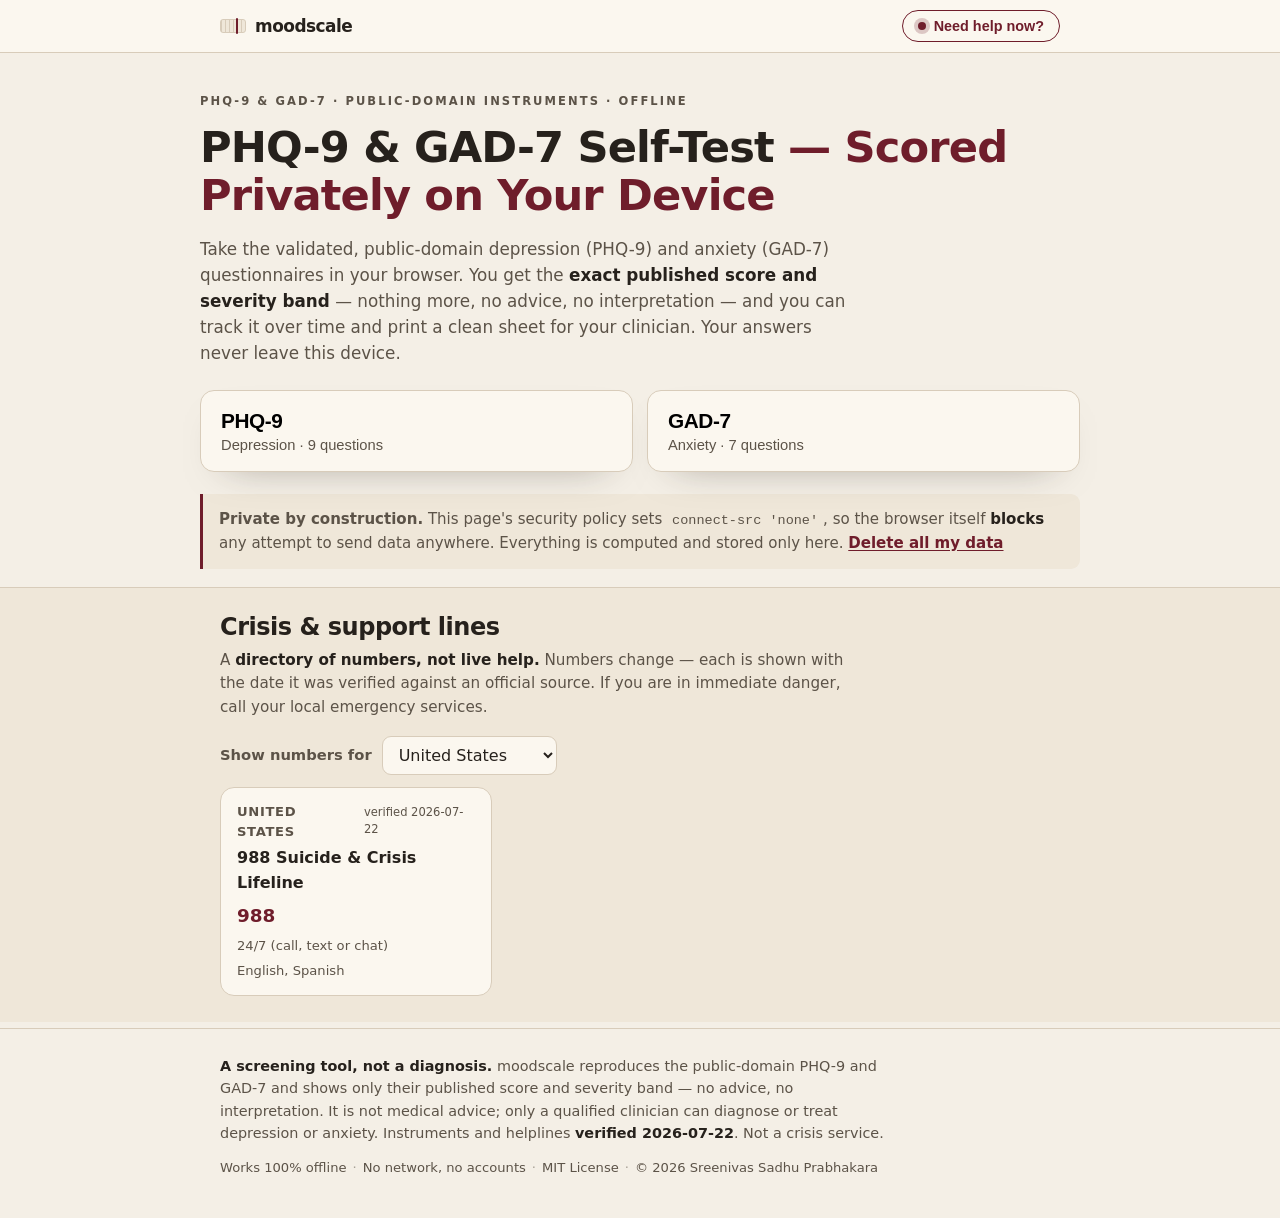
<file: index.html>
<!doctype html>
<html lang="en">
<head>
  <meta charset="utf-8">
  <meta name="viewport" content="width=device-width, initial-scale=1">
  <meta http-equiv="Content-Security-Policy" content="default-src 'self'; connect-src 'none'; img-src 'self' data:; base-uri 'none'; form-action 'none'; frame-ancestors 'none'; object-src 'none'">
  <title>moodscale — PHQ-9 & GAD-7 test online, scored privately on your device</title>
  <meta name="description" content="Take the public-domain PHQ-9 and GAD-7 privately in your browser. Get the exact published score and severity band, track it over time, and print a clean sheet for your clinician. Your answers never touch a server.">
  <meta name="color-scheme" content="light dark">
  <link rel="canonical" href="https://sreenivas-sadhu-prabhakara.github.io/moodscale/">
  <meta name="robots" content="index, follow, max-image-preview:large">
  <meta name="author" content="Sreenivas Sadhu Prabhakara">
  <meta name="keywords" content="PHQ-9 test online, GAD-7 self test, depression screening, anxiety screening, PHQ-9 score, GAD-7 score, mental health self test, private depression test, offline PHQ-9, clinician score sheet">
  <meta name="theme-color" content="#181210" media="(prefers-color-scheme: dark)">
  <meta name="theme-color" content="#F4EFE6" media="(prefers-color-scheme: light)">

  <!-- Open Graph -->
  <meta property="og:type" content="website">
  <meta property="og:site_name" content="moodscale">
  <meta property="og:title" content="moodscale — PHQ-9 & GAD-7, scored privately on your device">
  <meta property="og:description" content="Take the public-domain PHQ-9 and GAD-7 privately. Exact published score and band, tracked over time, printable for your clinician. Answers never leave your browser.">
  <meta property="og:url" content="https://sreenivas-sadhu-prabhakara.github.io/moodscale/">
  <meta property="og:locale" content="en_US">
  <meta property="og:image" content="https://sreenivas-sadhu-prabhakara.github.io/moodscale/og-image.png">
  <meta property="og:image:width" content="1200">
  <meta property="og:image:height" content="630">
  <meta property="og:image:alt" content="moodscale — a graduated severity band with a single oxblood score marker">

  <!-- Twitter -->
  <meta name="twitter:card" content="summary_large_image">
  <meta name="twitter:title" content="moodscale — PHQ-9 & GAD-7, scored privately on your device">
  <meta name="twitter:description" content="Take the public-domain PHQ-9 and GAD-7 privately. Exact published score and band, tracked over time, printable for your clinician.">
  <meta name="twitter:image" content="https://sreenivas-sadhu-prabhakara.github.io/moodscale/og-image.png">
  <meta name="twitter:image:alt" content="moodscale — a graduated severity band with a single oxblood score marker">

  <link rel="stylesheet" href="styles.css">
  <link rel="icon" href="favicon.svg" type="image/svg+xml">
  <link rel="apple-touch-icon" href="apple-touch-icon.png">
  <link rel="manifest" href="manifest.webmanifest">

  <!-- Structured data (data block; not affected by script-src) -->
  <script type="application/ld+json">
  {
    "@context": "https://schema.org",
    "@type": "WebApplication",
    "name": "moodscale",
    "description": "A private, offline PHQ-9 and GAD-7 self-test that gives the exact published score and severity band, tracks scores over time, and prints a clinician-ready sheet. All computation happens on your device; nothing is transmitted.",
    "url": "https://sreenivas-sadhu-prabhakara.github.io/moodscale/",
    "applicationCategory": "HealthApplication",
    "operatingSystem": "Any (modern web browser)",
    "browserRequirements": "Requires a modern web browser with JavaScript enabled.",
    "isAccessibleForFree": true,
    "offers": { "@type": "Offer", "price": "0", "priceCurrency": "USD" },
    "license": "https://opensource.org/licenses/MIT",
    "author": { "@type": "Person", "name": "Sreenivas Sadhu Prabhakara" },
    "softwareVersion": "0.1.0",
    "featureList": [
      "PHQ-9 depression self-test with verbatim published wording",
      "GAD-7 anxiety self-test with verbatim published wording",
      "Exact published score and severity band, cited to the source paper",
      "Score history and trend chart tracked on your device",
      "Clinician-ready printable sheet and CSV export",
      "Verified crisis helpline directory",
      "Runs 100% offline; no network, no accounts, no tracking"
    ]
  }
  </script>
  <script type="application/ld+json">
  {
    "@context": "https://schema.org",
    "@type": "FAQPage",
    "mainEntity": [
      {
        "@type": "Question",
        "name": "Does moodscale send my answers anywhere?",
        "acceptedAnswer": {
          "@type": "Answer",
          "text": "No. The page's own Content-Security-Policy sets connect-src to none, so the browser itself blocks every network request. Your answers, scores and history are computed and stored only in this browser's local storage. Clearing site data deletes them."
        }
      },
      {
        "@type": "Question",
        "name": "Is a PHQ-9 or GAD-7 score a diagnosis?",
        "acceptedAnswer": {
          "@type": "Answer",
          "text": "No. The PHQ-9 and GAD-7 are screening questionnaires, not diagnostic tests. moodscale shows only the total and the published severity band label, with a citation. Only a qualified clinician can diagnose depression or anxiety."
        }
      },
      {
        "@type": "Question",
        "name": "What do the PHQ-9 severity bands mean?",
        "acceptedAnswer": {
          "@type": "Answer",
          "text": "The published PHQ-9 bands are 0-4 minimal, 5-9 mild, 10-14 moderate, 15-19 moderately severe, and 20-27 severe (Kroenke, Spitzer & Williams, 2001). moodscale reproduces these labels exactly and adds no interpretation of its own."
        }
      },
      {
        "@type": "Question",
        "name": "Are the PHQ-9 and GAD-7 free to use?",
        "acceptedAnswer": {
          "@type": "Answer",
          "text": "Yes. Both instruments are public domain. The PHQ-9 states 'No permission required to reproduce, translate, display or distribute' and the GAD-7 is 'available in the public domain'. moodscale reproduces the item wording unchanged and cites the developers."
        }
      }
    ]
  }
  </script>
</head>
<body>
  <a class="skip-link" href="#main">Skip to the self-test</a>

  <!-- persistent crisis access -->
  <div class="crisisbar">
    <div class="crisisbar__inner">
      <span class="wordmark" aria-hidden="true">
        <span class="wordmark__ruler"></span>moodscale
      </span>
      <button type="button" class="needhelp" id="needHelpTop" aria-haspopup="dialog">
        <span class="needhelp__dot" aria-hidden="true"></span>Need help now?
      </button>
    </div>
  </div>

  <header class="hero" id="top">
    <div class="hero__inner">
      <p class="eyebrow">PHQ-9 &amp; GAD-7 &middot; public-domain instruments &middot; offline</p>
      <h1 class="hero__title">PHQ-9 &amp; GAD-7 Self-Test<span class="hero__sub"> — Scored Privately on Your Device</span></h1>
      <p class="hero__lede">
        Take the validated, public-domain depression (PHQ-9) and anxiety (GAD-7) questionnaires
        in your browser. You get the <em>exact published score and severity band</em> — nothing more,
        no advice, no interpretation — and you can track it over time and print a clean sheet for
        your clinician. Your answers never leave this device.
      </p>

      <div class="pickers" role="group" aria-label="Choose a questionnaire">
        <button type="button" class="pick" id="startPHQ9">
          <span class="pick__name">PHQ-9</span>
          <span class="pick__desc">Depression &middot; 9 questions</span>
        </button>
        <button type="button" class="pick" id="startGAD7">
          <span class="pick__name">GAD-7</span>
          <span class="pick__desc">Anxiety &middot; 7 questions</span>
        </button>
      </div>

      <p class="hero__nudge" id="lastNudge" aria-live="polite" hidden></p>

      <div class="privacy" role="note">
        <p><strong>Private by construction.</strong> This page's security policy sets
        <code>connect-src 'none'</code>, so the browser itself <em>blocks</em> any attempt to send data
        anywhere. Everything is computed and stored only here.
        <button type="button" class="linkbtn" id="deleteAll">Delete all my data</button></p>
      </div>
    </div>
  </header>

  <main id="main">

    <!-- ===== QUESTIONNAIRE ===== -->
    <section class="quiz" id="quiz" aria-labelledby="quizHeading" hidden>
      <div class="quiz__inner">
        <div class="quiz__head">
          <h2 id="quizHeading" class="quiz__title"></h2>
          <p class="quiz__stem" id="quizStem"></p>
        </div>
        <form id="quizForm" novalidate>
          <ol class="items" id="items"></ol>

          <fieldset class="followup" id="followup">
            <legend class="followup__legend">One more question <span class="tag">not part of the score</span></legend>
            <p class="followup__text" id="followupText"></p>
            <div class="opts" id="followupOpts" role="radiogroup" aria-label="Functional impact (not scored)"></div>
          </fieldset>

          <div class="quiz__actions">
            <button type="submit" class="btn btn--primary" id="scoreBtn">See my score</button>
            <button type="button" class="btn btn--ghost" id="cancelQuiz">Cancel</button>
            <p class="quiz__note" id="quizProgress" aria-live="polite"></p>
          </div>
        </form>
      </div>
    </section>

    <!-- ===== RESULT ===== -->
    <section class="result" id="result" aria-labelledby="resultHeading" hidden>
      <div class="result__inner">
        <h2 id="resultHeading" class="result__heading"></h2>

        <div class="scorecard">
          <div class="scorecard__num">
            <span class="scorecard__total" id="resultTotal">0</span>
            <span class="scorecard__max" id="resultMax">/ 27</span>
          </div>
          <div class="scorecard__band">
            <span class="bandchip" id="resultBand"></span>
            <span class="scorecard__cite" id="resultCite"></span>
          </div>
        </div>

        <!-- the graduated band motif -->
        <figure class="ruler" aria-labelledby="rulerCap">
          <div class="ruler__track" id="rulerTrack" role="img"></div>
          <figcaption class="ruler__cap" id="rulerCap"></figcaption>
        </figure>

        <p class="result__honest">
          moodscale shows the published band label only — it gives no advice, interpretation,
          or "what this means". A screening score is <strong>not a diagnosis</strong>; only a
          qualified clinician can diagnose depression or anxiety.
        </p>

        <div class="result__actions">
          <button type="button" class="btn btn--ghost" id="printResult">Print for my clinician</button>
          <button type="button" class="btn btn--ghost" id="exportCsv">Export history (CSV)</button>
          <button type="button" class="btn btn--ghost" id="retake">Take again</button>
        </div>
      </div>
    </section>

    <!-- ===== HISTORY / TREND ===== -->
    <section class="history" id="history" aria-labelledby="historyHeading" hidden>
      <div class="history__inner">
        <div class="history__head">
          <h2 id="historyHeading">Your history</h2>
          <div class="history__tabs" role="tablist" aria-label="History scale">
            <button type="button" class="htab" id="tabPHQ9" role="tab" aria-selected="true">PHQ-9</button>
            <button type="button" class="htab" id="tabGAD7" role="tab" aria-selected="false">GAD-7</button>
          </div>
        </div>
        <figure class="trend" aria-labelledby="trendCap">
          <div class="trend__chart" id="trendChart" role="img"></div>
          <figcaption class="trend__cap" id="trendCap">
            Raw scores over time. Score points carry measurement error — this is not a measure of
            treatment response.
          </figcaption>
        </figure>
        <div class="table-scroll">
          <table class="htable" id="historyTable">
            <thead>
              <tr><th scope="col">Date</th><th scope="col">Scale</th><th scope="col">Score</th><th scope="col">Band</th><th scope="col"><span class="sr-only">Actions</span></th></tr>
            </thead>
            <tbody id="historyBody"></tbody>
          </table>
        </div>
      </div>
    </section>

    <!-- ===== PRINT-ONLY per-item detail ===== -->
    <section class="printdetail" id="printDetail" aria-hidden="true"></section>

    <!-- ===== HELPLINES (directory) ===== -->
    <section class="helplines" id="helplines" aria-labelledby="helpHeading">
      <div class="helplines__inner">
        <h2 id="helpHeading">Crisis &amp; support lines</h2>
        <p class="helplines__note">
          A <strong>directory of numbers, not live help.</strong> Numbers change — each is shown with the
          date it was verified against an official source. If you are in immediate danger, call your
          local emergency services.
        </p>
        <div class="helplines__filter">
          <label for="countrySel">Show numbers for</label>
          <select id="countrySel"></select>
        </div>
        <ul class="helplist" id="helpList"></ul>
      </div>
    </section>
  </main>

  <!-- ===== CRISIS DIALOG ===== -->
  <div class="modal" id="crisisModal" role="dialog" aria-modal="true" aria-labelledby="crisisTitle" hidden>
    <div class="modal__backdrop" id="crisisBackdrop"></div>
    <div class="modal__panel" role="document">
      <h2 id="crisisTitle" class="modal__title">You don't have to handle this alone</h2>
      <p class="modal__body" id="crisisBody">
        Some of what you noted can be heavy to carry. Talking to someone can help right now.
        These are free, confidential lines. If you are in immediate danger, please call your local
        emergency services.
      </p>
      <ul class="modal__lines" id="crisisLines"></ul>
      <p class="modal__meta">These numbers are a directory verified on the dates shown — not a live service.</p>
      <div class="modal__actions">
        <button type="button" class="btn btn--primary" id="crisisAck">I understand — continue</button>
      </div>
    </div>
  </div>

  <footer class="foot">
    <div class="foot__inner">
      <p class="foot__disclaimer">
        <strong>A screening tool, not a diagnosis.</strong> moodscale reproduces the public-domain
        PHQ-9 and GAD-7 and shows only their published score and severity band — no advice, no
        interpretation. It is not medical advice; only a qualified clinician can diagnose or treat
        depression or anxiety. Instruments and helplines <strong>verified 2026-07-22</strong>.
        Not a crisis service.
      </p>
      <p class="foot__meta">
        <span>Works 100% offline</span><span class="foot__dot">&middot;</span>
        <span>No network, no accounts</span><span class="foot__dot">&middot;</span>
        <span>MIT&nbsp;License</span><span class="foot__dot">&middot;</span>
        <span>&copy; 2026 Sreenivas&nbsp;Sadhu&nbsp;Prabhakara</span>
      </p>
    </div>
  </footer>

  <!-- data modules first (browser globals), then app -->
  <script src="data/scales.js"></script>
  <script src="data/helplines.js"></script>
  <script src="data/engine.js"></script>
  <script src="app.js" defer></script>
</body>
</html>
</file>
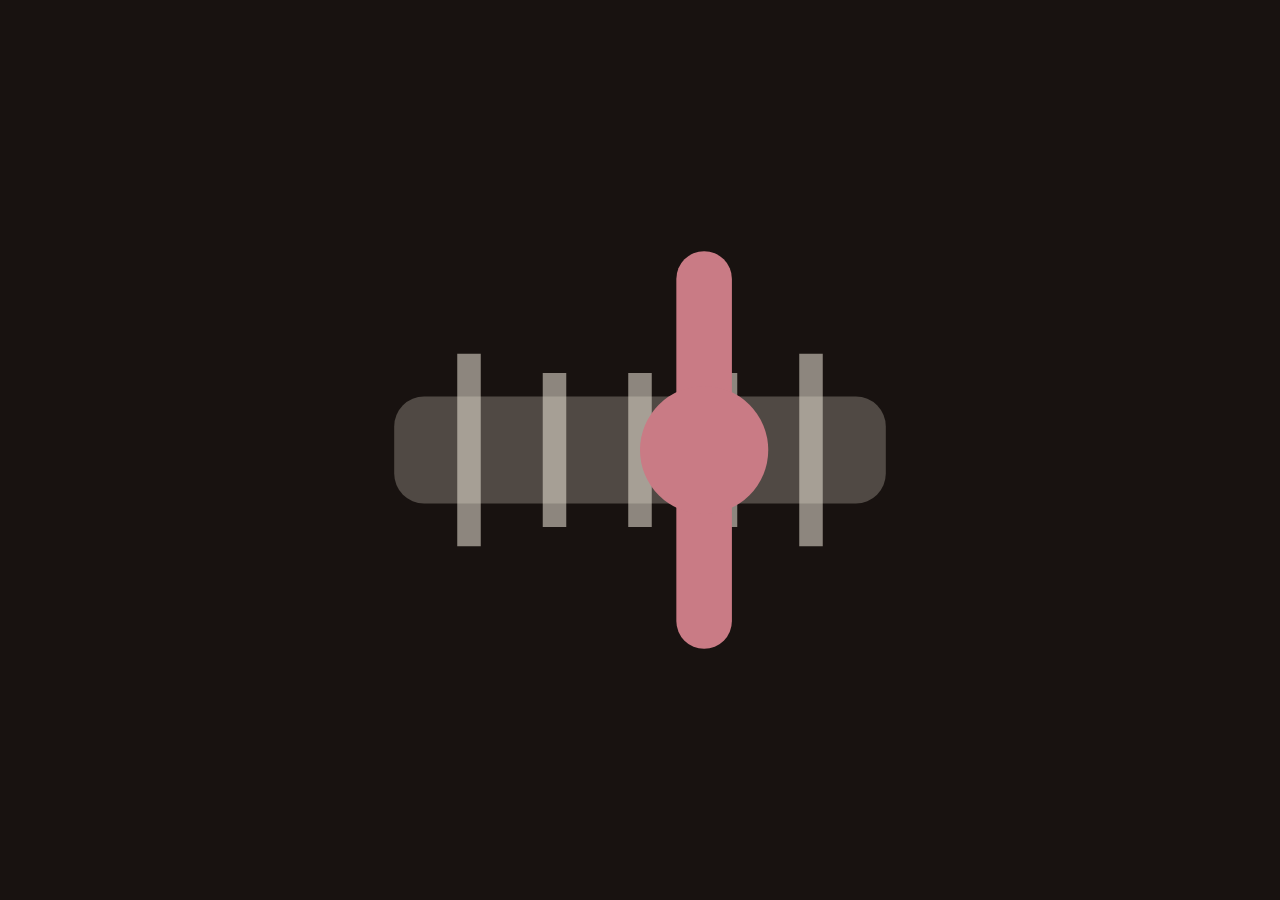
<file: assets/icon.html>
<!doctype html>
<html lang="en">
<head>
<meta charset="utf-8">
<style>
  * { box-sizing: border-box; margin: 0; padding: 0; }
  html, body { width: 100%; height: 100%; overflow: hidden; background: #181210; }
  body { display: grid; place-items: center; }
  /* 12% safe padding -> art fills the middle 76vmin */
  .mark { width: 76vmin; height: 76vmin; display: block; }
</style>
</head>
<body>
  <svg class="mark" viewBox="0 0 32 32" aria-hidden="true">
    <!-- short graduated band -->
    <rect x="4.5" y="13.5" width="23" height="5" rx="1.4" fill="#EDE6D8" opacity="0.26"/>
    <g stroke="#EDE6D8" stroke-width="1.1" opacity="0.55">
      <line x1="8"  y1="11.5" x2="8"  y2="20.5"/>
      <line x1="12" y1="12.4" x2="12" y2="19.6"/>
      <line x1="16" y1="12.4" x2="16" y2="19.6"/>
      <line x1="20" y1="12.4" x2="20" y2="19.6"/>
      <line x1="24" y1="11.5" x2="24" y2="20.5"/>
    </g>
    <!-- single oxblood marker -->
    <line x1="19" y1="8" x2="19" y2="24" stroke="#C97B85" stroke-width="2.6" stroke-linecap="round"/>
    <circle cx="19" cy="16" r="3" fill="#C97B85"/>
  </svg>
</body>
</html>
</file>
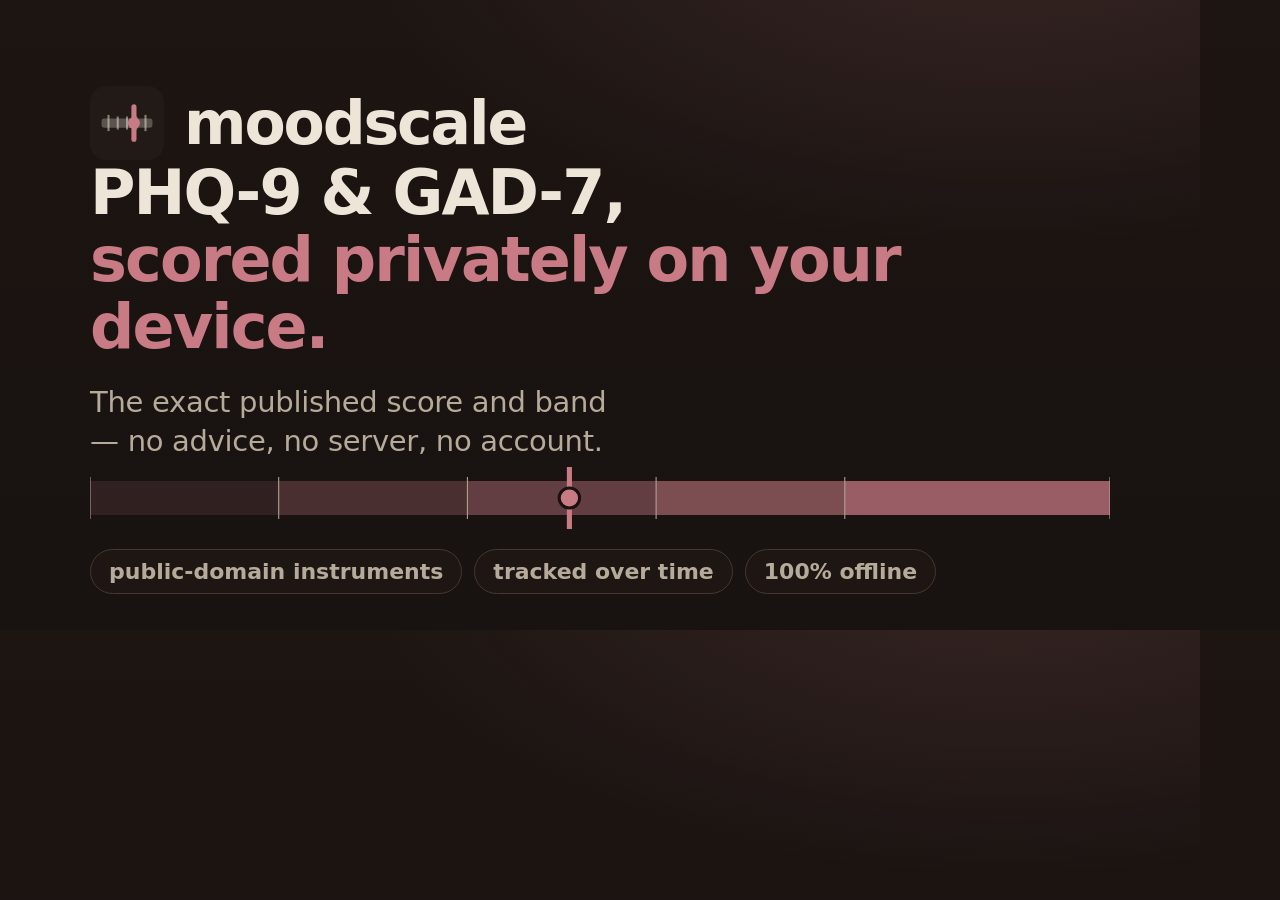
<file: assets/og.html>
<!doctype html>
<html lang="en">
<head>
<meta charset="utf-8">
<style>
  :root {
    --bg:      #181210;
    --panel:   #221a17;
    --ink:     #EDE6D8;
    --soft:    #b6ab9a;
    --accent:  #C97B85;
    --hair:    #46372f;
    --sans: system-ui, -apple-system, "Segoe UI", Roboto, "Helvetica Neue", Arial, sans-serif;
  }
  * { box-sizing: border-box; margin: 0; padding: 0; }
  html, body { width: 1200px; height: 630px; overflow: hidden; }
  body {
    position: relative;
    background:
      radial-gradient(1100px 560px at 84% -14%, rgba(201,123,133,0.16), transparent 60%),
      linear-gradient(180deg, #1c1512 0%, #181210 100%);
    font-family: var(--sans);
    color: var(--ink);
    -webkit-font-smoothing: antialiased;
    padding: 86px 90px;
    display: flex; flex-direction: column; justify-content: space-between;
  }
  .brand { display: flex; align-items: center; gap: 20px; }
  .brand svg { width: 74px; height: 74px; }
  .wordmark { font-size: 60px; font-weight: 800; letter-spacing: -0.035em; }

  .headline { max-width: 940px; }
  .headline h1 { font-size: 62px; font-weight: 800; letter-spacing: -0.03em; line-height: 1.08; }
  .headline .accent { color: var(--accent); }
  .headline p {
    margin-top: 22px; font-size: 29px; font-weight: 500; color: var(--soft);
    letter-spacing: -0.01em; max-width: 30ch; line-height: 1.34;
  }

  /* the graduated band as the hero */
  .rulerwrap { display: flex; flex-direction: column; gap: 14px; }
  .ruler { width: 100%; height: 74px; }
  .chips { display: flex; gap: 12px; }
  .chip {
    font-size: 22px; font-weight: 700; color: var(--soft);
    border: 1px solid var(--hair); border-radius: 999px; padding: 9px 18px;
    background: rgba(34,26,23,0.5);
  }
</style>
</head>
<body>
  <div class="brand">
    <svg viewBox="0 0 32 32" aria-hidden="true">
      <rect width="32" height="32" rx="7" fill="#221a17"/>
      <rect x="5" y="14" width="22" height="4" rx="1" fill="#EDE6D8" opacity="0.28"/>
      <g stroke="#EDE6D8" stroke-width="0.9" opacity="0.5">
        <line x1="8" y1="12.5" x2="8" y2="19.5"/><line x1="12" y1="13.2" x2="12" y2="18.8"/>
        <line x1="16" y1="13.2" x2="16" y2="18.8"/><line x1="20" y1="13.2" x2="20" y2="18.8"/>
        <line x1="24" y1="12.5" x2="24" y2="19.5"/>
      </g>
      <line x1="19" y1="9" x2="19" y2="23" stroke="#C97B85" stroke-width="2.2" stroke-linecap="round"/>
      <circle cx="19" cy="16" r="2.6" fill="#C97B85"/>
    </svg>
    <span class="wordmark">moodscale</span>
  </div>

  <div class="headline">
    <h1>PHQ-9 &amp; GAD-7,<br><span class="accent">scored privately on your device.</span></h1>
    <p>The exact published score and band — no advice, no server, no account.</p>
  </div>

  <div class="rulerwrap">
    <svg class="ruler" viewBox="0 0 1000 74" preserveAspectRatio="none" aria-hidden="true">
      <!-- graduated segments: five bands, lightness ramp -->
      <rect x="0"   y="20" width="185" height="34" fill="#C97B85" fill-opacity="0.14"/>
      <rect x="185" y="20" width="185" height="34" fill="#C97B85" fill-opacity="0.28"/>
      <rect x="370" y="20" width="185" height="34" fill="#C97B85" fill-opacity="0.42"/>
      <rect x="555" y="20" width="185" height="34" fill="#C97B85" fill-opacity="0.56"/>
      <rect x="740" y="20" width="260" height="34" fill="#C97B85" fill-opacity="0.72"/>
      <!-- ticks -->
      <g stroke="#b6ab9a" stroke-width="1">
        <line x1="0" y1="16" x2="0" y2="58"/><line x1="185" y1="16" x2="185" y2="58"/>
        <line x1="370" y1="16" x2="370" y2="58"/><line x1="555" y1="16" x2="555" y2="58"/>
        <line x1="740" y1="16" x2="740" y2="58"/><line x1="1000" y1="16" x2="1000" y2="58"/>
      </g>
      <!-- single oxblood marker -->
      <line x1="470" y1="6" x2="470" y2="68" stroke="#C97B85" stroke-width="5"/>
      <circle cx="470" cy="37" r="10" fill="#C97B85" stroke="#181210" stroke-width="3"/>
    </svg>
    <div class="chips">
      <span class="chip">public-domain instruments</span>
      <span class="chip">tracked over time</span>
      <span class="chip">100% offline</span>
    </div>
  </div>
</body>
</html>
</file>
<file: styles.css>
/* ============================================================
   moodscale — the graduated band. bone + oxblood, calm and clinical.
   Light + dark via prefers-color-scheme. WCAG-AA in both.
   Motif: a laboratory-ruler severity scale with one oxblood marker.
   ============================================================ */

:root {
  /* Light (default) */
  --bg:        #F4EFE6;  /* bone */
  --surface:   #FBF7EF;  /* lifted bone card */
  --surface2:  #EFE7D9;
  --ink:       #26211C;  /* warm ink */
  --ink-soft:  #5c5348;  /* AA on bone: contrast ~6.5:1 */
  --hair:      #d8ccba;  /* clay hairline */
  --hair2:     #cabfad;
  --accent:    #6F1D2B;  /* oxblood */
  --accent-ink:#FBF7EF;  /* text ON oxblood */
  --accent-2:  #8a2636;
  --focus:     #6F1D2B;
  --seg:       #6F1D2B;  /* graduated-band base */
  --ok:        #3f6b4a;

  --sans: system-ui, -apple-system, "Segoe UI", Roboto, "Helvetica Neue", Arial, sans-serif;
  --mono: ui-monospace, "SF Mono", Menlo, Consolas, monospace;
  --radius: 14px;
  --radius-sm: 9px;
  --wrap: 880px;
  --shadow: 0 16px 40px -28px rgba(38,33,28,0.55);
  --ease: cubic-bezier(0.22, 0.61, 0.36, 1);
}

@media (prefers-color-scheme: dark) {
  :root {
    --bg:        #181210;  /* espresso-black */
    --surface:   #221a17;
    --surface2:  #2c221d;
    --ink:       #EDE6D8;  /* bone text */
    --ink-soft:  #b6ab9a;  /* AA on espresso ~7:1 */
    --hair:      #3a2e28;
    --hair2:     #46372f;
    --accent:    #C97B85;  /* lifted rose-oxblood, AA on espresso */
    --accent-ink:#1a1210;
    --accent-2:  #d9929b;
    --focus:     #C97B85;
    --seg:       #C97B85;
    --ok:        #8fbf9c;
    --shadow: 0 18px 46px -26px rgba(0,0,0,0.75);
  }
}

* { box-sizing: border-box; }
html { -webkit-text-size-adjust: 100%; }
body {
  margin: 0;
  background: var(--bg);
  color: var(--ink);
  font-family: var(--sans);
  font-size: 16px;
  line-height: 1.55;
  -webkit-font-smoothing: antialiased;
  text-rendering: optimizeLegibility;
}
body.modal-open { overflow: hidden; }

h1, h2, h3 { margin: 0; font-weight: 700; letter-spacing: -0.02em; line-height: 1.12; }
p { margin: 0; }
em { font-style: normal; font-weight: 600; }
code {
  font-family: var(--mono); font-size: 0.9em;
  background: var(--surface2); padding: 1px 5px; border-radius: 5px;
}
.num, .scorecard__total, .item__num, .htable .num, [class*="__phone"] {
  font-variant-numeric: tabular-nums;
}

.sr-only {
  position: absolute; width: 1px; height: 1px; padding: 0; margin: -1px;
  overflow: hidden; clip: rect(0 0 0 0); white-space: nowrap; border: 0;
}

.skip-link {
  position: absolute; left: 12px; top: -60px;
  background: var(--accent); color: var(--accent-ink);
  padding: 10px 16px; border-radius: 10px; font-weight: 700;
  z-index: 60; transition: top 0.18s var(--ease); text-decoration: none;
}
.skip-link:focus { top: 12px; }

a:focus-visible, button:focus-visible, select:focus-visible,
.opt:focus-visible, .pick:focus-visible {
  outline: 3px solid var(--focus);
  outline-offset: 2px;
  border-radius: 6px;
}

/* ---------- crisis bar ---------- */
.crisisbar {
  position: sticky; top: 0; z-index: 40;
  background: var(--surface);
  border-bottom: 1px solid var(--hair);
}
.crisisbar__inner {
  max-width: var(--wrap); margin: 0 auto;
  padding: 10px 20px;
  display: flex; align-items: center; justify-content: space-between; gap: 12px;
}
.wordmark {
  display: inline-flex; align-items: center; gap: 9px;
  font-weight: 800; font-size: 1.06rem; letter-spacing: -0.03em; color: var(--ink);
}
.wordmark__ruler {
  width: 26px; height: 14px; border-radius: 3px;
  background:
    repeating-linear-gradient(90deg, var(--hair) 0 1px, transparent 1px 4px),
    linear-gradient(90deg, var(--surface2), var(--surface2));
  position: relative; border: 1px solid var(--hair);
}
.wordmark__ruler::after {
  content: ""; position: absolute; top: -2px; bottom: -2px; left: 62%;
  width: 2px; background: var(--accent); border-radius: 2px;
}
.needhelp {
  display: inline-flex; align-items: center; gap: 8px;
  background: transparent; color: var(--accent);
  border: 1.5px solid var(--accent); border-radius: 999px;
  padding: 7px 15px; font-weight: 700; font-size: 0.9rem; cursor: pointer;
}
.needhelp:hover { background: var(--accent); color: var(--accent-ink); }
.needhelp__dot {
  width: 8px; height: 8px; border-radius: 50%; background: var(--accent);
  box-shadow: 0 0 0 4px color-mix(in srgb, var(--accent) 22%, transparent);
}
.needhelp:hover .needhelp__dot { background: var(--accent-ink); box-shadow: none; }

/* ---------- hero ---------- */
.hero { padding: 40px 20px 8px; }
.hero__inner { max-width: var(--wrap); margin: 0 auto; }
.eyebrow {
  font-size: 0.72rem; text-transform: uppercase; letter-spacing: 0.18em;
  color: var(--ink-soft); font-weight: 700; margin-bottom: 12px;
}
.hero__title { font-size: clamp(1.8rem, 4.5vw, 2.7rem); font-weight: 800; }
.hero__sub { color: var(--accent); font-weight: 800; }
.hero__lede {
  margin-top: 16px; max-width: 62ch; color: var(--ink-soft);
  font-size: 1.05rem;
}
.hero__lede em { color: var(--ink); }
.hero__nudge {
  margin-top: 14px; color: var(--ink-soft); font-size: 0.92rem; font-weight: 600;
}

.pickers { display: flex; flex-wrap: wrap; gap: 14px; margin-top: 24px; }
.pick {
  flex: 1 1 220px; text-align: left; cursor: pointer;
  background: var(--surface); border: 1px solid var(--hair);
  border-radius: var(--radius); padding: 18px 20px;
  display: flex; flex-direction: column; gap: 4px;
  box-shadow: var(--shadow); transition: border-color 0.15s, transform 0.15s;
}
.pick:hover { border-color: var(--accent); transform: translateY(-1px); }
.pick__name { font-weight: 800; font-size: 1.3rem; letter-spacing: -0.02em; }
.pick__desc { color: var(--ink-soft); font-size: 0.92rem; }

.privacy {
  margin-top: 22px; padding: 14px 16px;
  background: var(--surface2); border-left: 3px solid var(--accent);
  border-radius: 0 var(--radius-sm) var(--radius-sm) 0;
  font-size: 0.94rem; color: var(--ink-soft);
}
.privacy em { color: var(--ink); }
.linkbtn {
  background: none; border: none; padding: 0; cursor: pointer;
  color: var(--accent); font: inherit; font-weight: 700;
  text-decoration: underline; text-underline-offset: 2px;
}

/* ---------- sections common ---------- */
main { display: block; }
.quiz__inner, .result__inner, .history__inner, .helplines__inner {
  max-width: var(--wrap); margin: 0 auto; padding: 26px 20px;
}

/* ---------- questionnaire ---------- */
.quiz__head { margin-bottom: 8px; }
.quiz__title { font-size: 1.5rem; }
.quiz__stem { color: var(--ink-soft); margin-top: 6px; font-size: 1.02rem; }
.items { list-style: none; margin: 18px 0 0; padding: 0; display: grid; gap: 14px; }
.item {
  background: var(--surface); border: 1px solid var(--hair);
  border-radius: var(--radius); padding: 16px 18px;
}
.item__head { display: flex; gap: 12px; align-items: baseline; }
.item__num {
  flex: 0 0 auto; font-weight: 800; color: var(--accent);
  font-size: 0.95rem; min-width: 1.4em;
}
.item__text { font-weight: 600; }
.opts { display: flex; flex-wrap: wrap; gap: 8px; margin-top: 14px; }
.opt {
  display: inline-flex; align-items: center; gap: 8px; cursor: pointer;
  background: var(--bg); border: 1.5px solid var(--hair);
  border-radius: 999px; padding: 8px 14px; font: inherit; font-size: 0.9rem;
  color: var(--ink); transition: border-color 0.12s, background 0.12s;
}
.opt:hover { border-color: var(--accent); }
.opt__val {
  font-weight: 800; font-variant-numeric: tabular-nums;
  color: var(--ink-soft); min-width: 1ch; text-align: center;
}
.opt--on {
  background: var(--accent); border-color: var(--accent); color: var(--accent-ink);
}
.opt--on .opt__val { color: var(--accent-ink); }
/* state never color-only: add a check glyph + weight */
.opt--on .opt__label::after { content: " ✓"; font-weight: 900; }

.followup {
  margin-top: 20px; border: 1px dashed var(--hair); border-radius: var(--radius);
  padding: 14px 18px; background: var(--surface2);
}
.followup__legend { font-weight: 700; padding: 0 6px; }
.followup__text { color: var(--ink-soft); margin-top: 4px; }
.tag {
  display: inline-block; font-size: 0.72rem; font-weight: 800;
  text-transform: uppercase; letter-spacing: 0.06em;
  color: var(--accent); border: 1px solid var(--accent);
  padding: 1px 7px; border-radius: 999px; margin-left: 6px; vertical-align: middle;
}

.quiz__actions, .result__actions {
  display: flex; flex-wrap: wrap; gap: 12px; align-items: center; margin-top: 22px;
}
.quiz__note { color: var(--ink-soft); font-size: 0.9rem; }

.btn {
  font: inherit; font-weight: 700; cursor: pointer; border-radius: 10px;
  padding: 11px 20px; border: 1.5px solid transparent; transition: filter 0.12s;
}
.btn--primary { background: var(--accent); color: var(--accent-ink); }
.btn--primary:hover { filter: brightness(1.08); }
.btn--primary:disabled { opacity: 0.5; cursor: not-allowed; }
.btn--ghost { background: transparent; color: var(--ink); border-color: var(--hair); }
.btn--ghost:hover { border-color: var(--accent); color: var(--accent); }

/* ---------- result ---------- */
.result__heading { font-size: 1.4rem; }
.scorecard {
  display: flex; flex-wrap: wrap; align-items: center; gap: 22px;
  margin-top: 16px; padding: 20px; background: var(--surface);
  border: 1px solid var(--hair); border-radius: var(--radius);
}
.scorecard__num { display: flex; align-items: baseline; gap: 6px; }
.scorecard__total {
  font-size: 3.2rem; font-weight: 800; line-height: 1; color: var(--accent);
  font-variant-numeric: tabular-nums;
}
.scorecard__max { color: var(--ink-soft); font-weight: 700; font-size: 1.1rem; }
.scorecard__band { display: flex; flex-direction: column; gap: 6px; }
.scorecard__cite { color: var(--ink-soft); font-size: 0.82rem; max-width: 46ch; }

.bandchip {
  display: inline-flex; align-items: center; gap: 7px;
  font-weight: 800; font-size: 1.05rem; color: var(--accent-ink);
  background: var(--accent); border-radius: 999px; padding: 5px 15px;
  border: 1.5px solid var(--accent);
}
.bandchip::before {
  content: ""; width: 9px; height: 9px; border-radius: 2px;
  background: var(--accent-ink); opacity: 0.85;
}
.bandchip--sm { font-size: 0.82rem; padding: 3px 10px; }

/* graduated-band ruler motif */
.ruler { margin: 22px 0 6px; }
.ruler__track {
  width: 100%; height: 46px; border: 1px solid var(--hair);
  border-radius: var(--radius-sm); background: var(--surface);
  overflow: hidden;
}
.ruler__track svg { width: 100%; height: 100%; display: block; }
.ruler__track .seg { fill: var(--seg); }
.ruler__track .tick { stroke: var(--ink-soft); stroke-width: 0.4; }
.ruler__track .tick--major { stroke: var(--ink); stroke-width: 0.7; }
.ruler__track .marker { stroke: var(--accent); stroke-width: 1.4; }
.ruler__track .marker-dot { fill: var(--accent); stroke: var(--bg); stroke-width: 0.6; }
.ruler__cap { color: var(--ink-soft); font-size: 0.9rem; margin-top: 8px; }

.result__honest {
  margin-top: 14px; font-size: 0.94rem; color: var(--ink-soft);
  max-width: 66ch;
}
.result__honest strong { color: var(--ink); }

/* ---------- history / trend ---------- */
.history__head {
  display: flex; flex-wrap: wrap; align-items: center; justify-content: space-between;
  gap: 12px; margin-bottom: 14px;
}
.history__tabs { display: inline-flex; border: 1px solid var(--hair); border-radius: 999px; overflow: hidden; }
.htab {
  background: var(--surface); border: none; padding: 7px 16px; cursor: pointer;
  font: inherit; font-weight: 700; color: var(--ink-soft);
}
.htab--on { background: var(--accent); color: var(--accent-ink); }
.trend { margin: 6px 0 18px; }
.trend__chart {
  background: var(--surface); border: 1px solid var(--hair);
  border-radius: var(--radius); padding: 10px;
}
.trend__chart svg { width: 100%; height: auto; display: block; }
.trend__chart .seg { fill: var(--seg); }
.trend__chart .axis { stroke: var(--hair); stroke-width: 1; }
.trend__chart .axlab { fill: var(--ink-soft); font-size: 8px; font-family: var(--sans); }
.trend__chart .trendline { fill: none; stroke: var(--accent); stroke-width: 2; stroke-linejoin: round; }
.trend__chart .trenddot { fill: var(--accent); stroke: var(--bg); stroke-width: 1; }
.trend__empty { color: var(--ink-soft); text-align: center; padding: 24px 0; }
.trend__cap { color: var(--ink-soft); font-size: 0.86rem; margin-top: 8px; }

.table-scroll { overflow-x: auto; }
.htable { width: 100%; border-collapse: collapse; font-size: 0.92rem; }
.htable th, .htable td {
  text-align: left; padding: 9px 10px; border-bottom: 1px solid var(--hair);
}
.htable th { color: var(--ink-soft); font-weight: 700; font-size: 0.82rem; text-transform: uppercase; letter-spacing: 0.04em; }
.htable .num { font-variant-numeric: tabular-nums; white-space: nowrap; }
.htable .act { text-align: right; }

/* ---------- helplines ---------- */
.helplines { background: var(--surface2); border-top: 1px solid var(--hair); margin-top: 10px; }
.helplines__note { color: var(--ink-soft); margin-top: 8px; max-width: 66ch; font-size: 0.95rem; }
.helplines__note strong { color: var(--ink); }
.helplines__filter { margin: 16px 0 12px; display: flex; align-items: center; gap: 10px; flex-wrap: wrap; }
.helplines__filter label { color: var(--ink-soft); font-weight: 600; font-size: 0.92rem; }
#countrySel {
  font: inherit; padding: 8px 12px; border-radius: 9px;
  border: 1.5px solid var(--hair); background: var(--surface); color: var(--ink);
}
.helplist { list-style: none; margin: 0; padding: 0; display: grid; gap: 12px;
  grid-template-columns: repeat(auto-fill, minmax(240px, 1fr)); }
.helpitem {
  background: var(--surface); border: 1px solid var(--hair);
  border-radius: var(--radius); padding: 14px 16px;
}
.helpitem__top { display: flex; justify-content: space-between; align-items: baseline; gap: 8px; }
.helpitem__country { font-weight: 800; font-size: 0.82rem; text-transform: uppercase; letter-spacing: 0.05em; color: var(--ink-soft); }
.helpitem__verified { font-size: 0.72rem; color: var(--ink-soft); font-variant-numeric: tabular-nums; }
.helpitem__service { font-weight: 700; margin-top: 4px; }
.helpitem__phones { margin-top: 6px; display: flex; flex-wrap: wrap; gap: 6px 12px; align-items: baseline; }
.helpitem__phone { font-weight: 800; font-size: 1.15rem; color: var(--accent); font-variant-numeric: tabular-nums; }
.helpitem__alt { font-size: 0.82rem; color: var(--ink-soft); font-variant-numeric: tabular-nums; }
.helpitem__meta { margin-top: 6px; display: flex; flex-wrap: wrap; gap: 4px 12px; color: var(--ink-soft); font-size: 0.82rem; }

/* ---------- crisis modal ---------- */
[hidden] { display: none !important; }
.modal { position: fixed; inset: 0; z-index: 80; display: grid; place-items: center; padding: 20px; }
.modal__backdrop { position: absolute; inset: 0; background: rgba(24,18,16,0.62); backdrop-filter: blur(2px); }
.modal__panel {
  position: relative; z-index: 1; max-width: 520px; width: 100%;
  background: var(--surface); border: 1px solid var(--hair);
  border-radius: var(--radius); padding: 24px; box-shadow: var(--shadow);
  max-height: 88vh; overflow-y: auto;
}
.modal__title { font-size: 1.35rem; color: var(--accent); }
.modal__body { margin-top: 10px; color: var(--ink-soft); }
.modal__lines { list-style: none; margin: 16px 0 0; padding: 0; display: grid; gap: 10px; }
.modal__meta { margin-top: 14px; font-size: 0.82rem; color: var(--ink-soft); }
.modal__actions { margin-top: 18px; }

/* ---------- footer ---------- */
.foot { border-top: 1px solid var(--hair); margin-top: 6px; }
.foot__inner { max-width: var(--wrap); margin: 0 auto; padding: 26px 20px 40px; }
.foot__disclaimer { font-size: 0.9rem; color: var(--ink-soft); max-width: 74ch; }
.foot__disclaimer strong { color: var(--ink); }
.foot__meta { margin-top: 14px; display: flex; flex-wrap: wrap; gap: 6px; color: var(--ink-soft); font-size: 0.82rem; }
.foot__dot { opacity: 0.5; }

/* ---------- print-only per-item detail ---------- */
.printdetail { display: none; }

/* ---------- reduced motion ---------- */
@media (prefers-reduced-motion: reduce) {
  * { transition: none !important; scroll-behavior: auto !important; }
}

/* ---------- print ---------- */
@media print {
  :root {
    --bg: #fff; --surface: #fff; --surface2: #fff; --ink: #000;
    --ink-soft: #333; --hair: #999; --accent: #6F1D2B; --accent-ink: #fff;
    --seg: #6F1D2B;
  }
  body { background: #fff; color: #000; font-size: 12pt; }
  .crisisbar, .pickers, .privacy, .hero__nudge, .quiz, .result__actions,
  .history__tabs, .helplines__filter, .modal, .needhelp, .skip-link,
  .htable .act, .linkbtn { display: none !important; }
  .helplines { background: #fff; }
  .foot { border-top: 1px solid #999; }
  .printdetail { display: block; max-width: none; margin: 20px 0; }
  .printdetail__h { font-size: 15pt; }
  .printdetail__meta { color: #333; margin: 4px 0 10px; }
  .printdetail__items { padding-left: 1.4em; }
  .printdetail__items li { margin: 4px 0; break-inside: avoid; }
  .ruler__track { border: 1px solid #999; }
  section { break-inside: avoid; }
  a { color: #000; text-decoration: none; }
}
</file>
